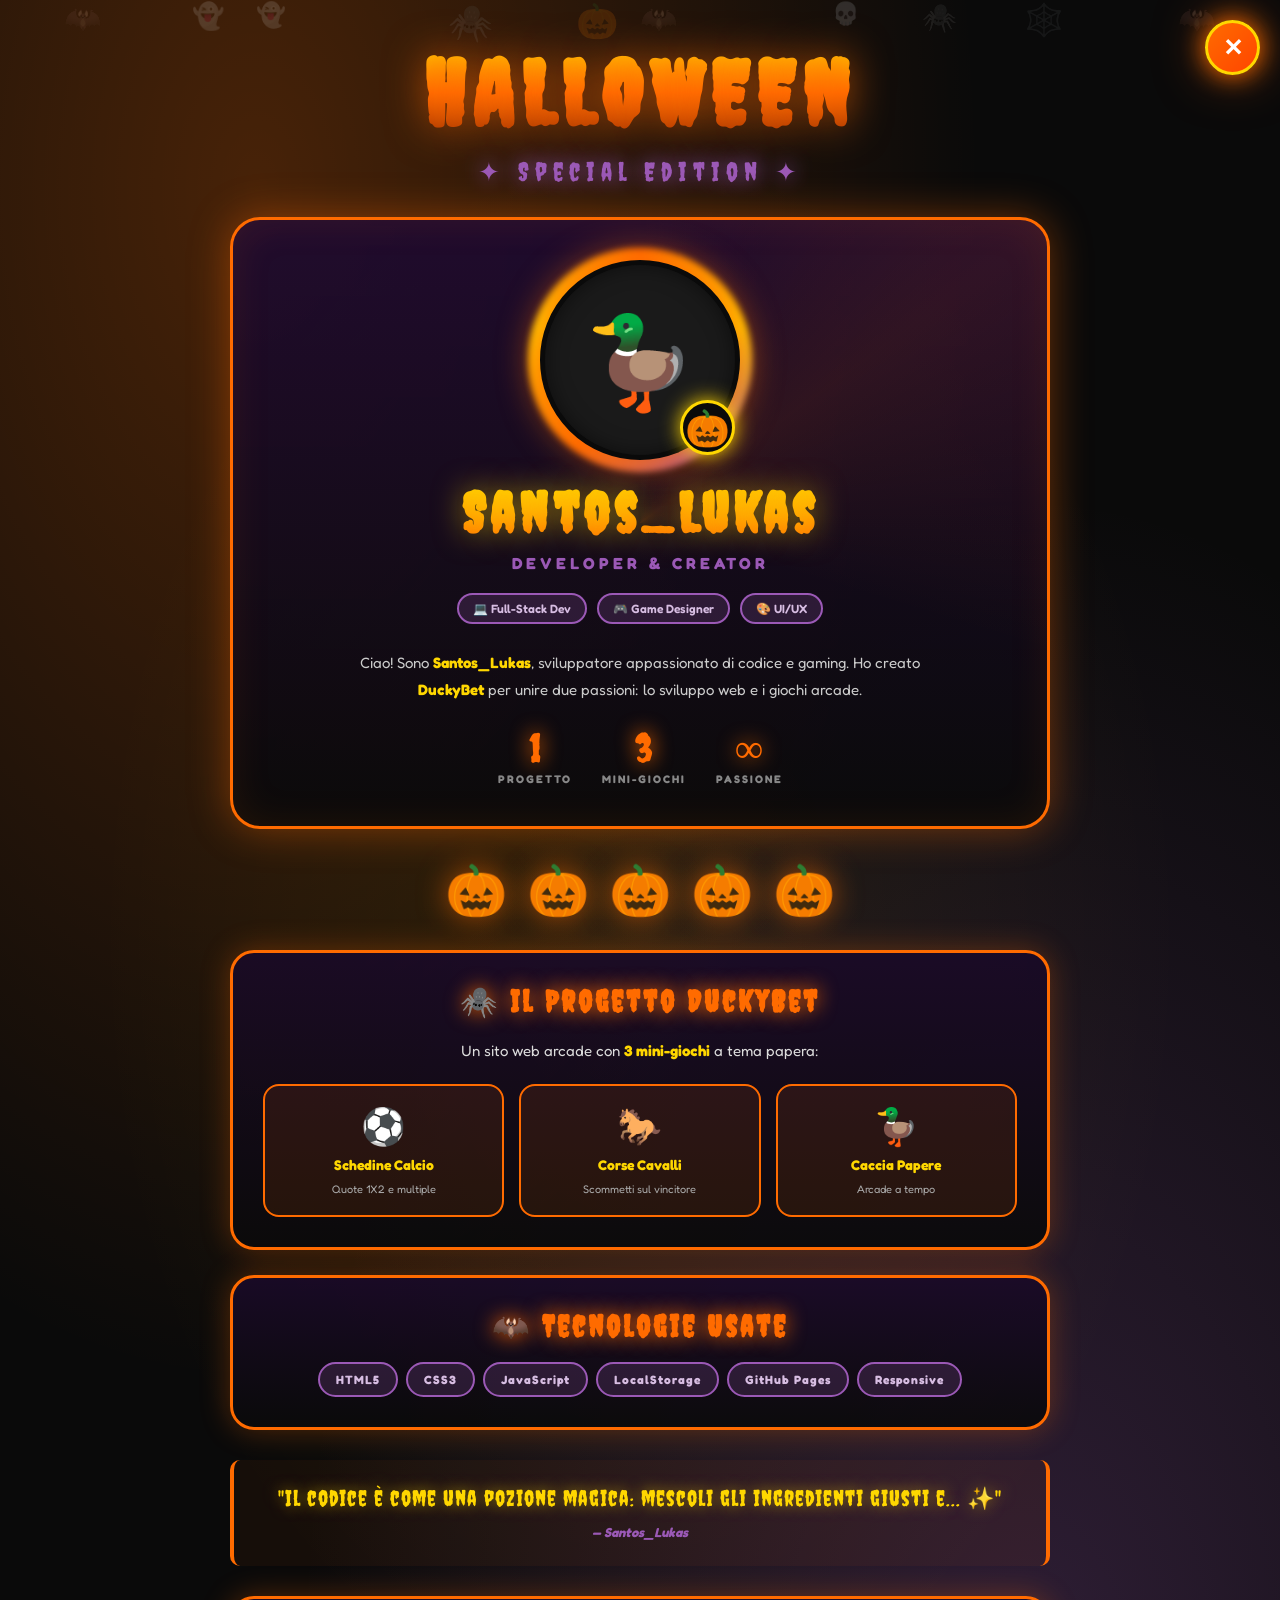
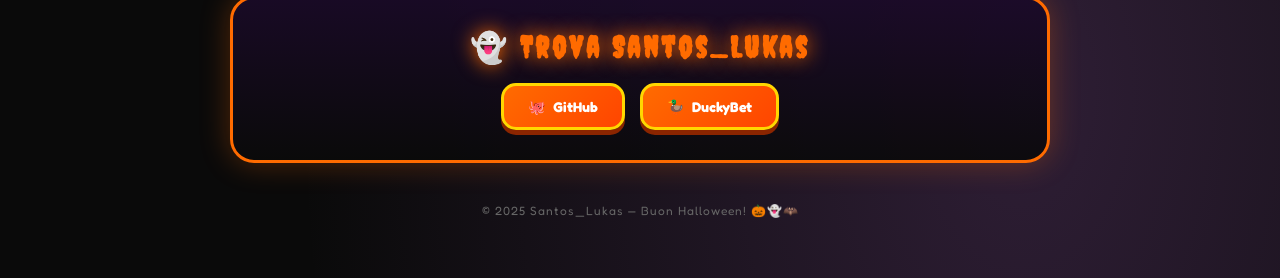
<file: halloween.html>
<!DOCTYPE html>
<html lang="it">
<head>
<meta charset="UTF-8">
<meta name="viewport" content="width=device-width, initial-scale=1.0">
<title>🎃 Santos_Lukas - Halloween Special</title>
<link rel="stylesheet" href="css/style.css">
<link rel="stylesheet" href="css/halloween.css">
</head>
<body class="halloween-body">

<!-- Particelle di sfondo -->
<div class="hw-particles">
  <span>🦇</span><span>👻</span><span>🕷️</span><span>🦇</span><span>💀</span>
  <span>🕸️</span><span>🦇</span><span>👻</span><span>🕷️</span><span>🎃</span>
</div>

<a href="index.html" class="hw-close">✕</a>

<div class="hw-content">

  <!-- HEADER -->
  <div class="hw-header">
    <h1 class="hw-title">HALLOWEEN</h1>
    <p class="hw-sub">✦ Special Edition ✦</p>
  </div>

  <!-- PROFILE CARD -->
  <div class="profile-card">
    <div class="pfp-container">
      <div class="pfp-ring"></div>
      <div class="pfp-inner">
        <img src="https://i.pinimg.com/1200x/d1/22/83/d12283d32b8bba5d47d4cde0fad6390c.jpg" 
             class="pfp-image" 
             alt="Santos_Lukas"
             onerror="this.style.display='none'; this.parentNode.innerHTML='<div class=\'pfp-fallback\'>🦆</div>'">
      </div>
      <span class="pfp-badge">🎃</span>
    </div>

    <h2 class="creator-name">Santos_Lukas</h2>
    <p class="creator-role">Developer & Creator</p>

    <div class="creator-tags">
      <span class="tag">💻 Full-Stack Dev</span>
      <span class="tag">🎮 Game Designer</span>
      <span class="tag">🎨 UI/UX</span>
    </div>

    <p class="creator-bio">
      Ciao! Sono <strong>Santos_Lukas</strong>, sviluppatore appassionato di codice e gaming.
      Ho creato <strong>DuckyBet</strong> per unire due passioni: lo sviluppo web e i giochi arcade.
    </p>

    <div class="creator-stats">
      <div class="cstat">
        <span class="cstat-num">1</span>
        <span class="cstat-lbl">Progetto</span>
      </div>
      <div class="cstat">
        <span class="cstat-num">3</span>
        <span class="cstat-lbl">Mini-giochi</span>
      </div>
      <div class="cstat">
        <span class="cstat-num">∞</span>
        <span class="cstat-lbl">Passione</span>
      </div>
    </div>
  </div>

  <!-- PUMPKIN ROW -->
  <div class="pumpkin-row">
    <span class="pumpkin">🎃</span>
    <span class="pumpkin">🎃</span>
    <span class="pumpkin">🎃</span>
    <span class="pumpkin">🎃</span>
    <span class="pumpkin">🎃</span>
  </div>

  <!-- PROGETTO -->
  <div class="hw-card">
    <h3>🕷️ Il Progetto DuckyBet</h3>
    <p>Un sito web arcade con <strong>3 mini-giochi</strong> a tema papera:</p>
    <div class="features-grid">
      <div class="feature">
        <span class="f-icon">⚽</span>
        <span class="f-name">Schedine Calcio</span>
        <span class="f-desc">Quote 1X2 e multiple</span>
      </div>
      <div class="feature">
        <span class="f-icon">🐎</span>
        <span class="f-name">Corse Cavalli</span>
        <span class="f-desc">Scommetti sul vincitore</span>
      </div>
      <div class="feature">
        <span class="f-icon">🦆</span>
        <span class="f-name">Caccia Papere</span>
        <span class="f-desc">Arcade a tempo</span>
      </div>
    </div>
  </div>

  <!-- TECNOLOGIE -->
  <div class="hw-card">
    <h3>🦇 Tecnologie Usate</h3>
    <div class="tech-list">
      <span class="tech">HTML5</span>
      <span class="tech">CSS3</span>
      <span class="tech">JavaScript</span>
      <span class="tech">LocalStorage</span>
      <span class="tech">GitHub Pages</span>
      <span class="tech">Responsive</span>
    </div>
  </div>

  <!-- CITAZIONE -->
  <div class="hw-quote">
    <p>"Il codice è come una pozione magica: mescoli gli ingredienti giusti e... ✨"</p>
    <span>— Santos_Lukas</span>
  </div>

  <!-- CONTATTI -->
  <div class="hw-card">
    <h3>👻 Trova Santos_Lukas</h3>
    <div class="social-row">
      <a href="https://github.com/apprendiamolucap-cloud" target="_blank" class="social-btn">
        <span>🐙</span> GitHub
      </a>
      <a href="index.html" class="social-btn">
        <span>🦆</span> DuckyBet
      </a>
    </div>
  </div>

  <p class="hw-footer">© 2025 Santos_Lukas — Buon Halloween! 🎃👻🦇</p>
</div>

</body>
</html>
</file>
<file: css/style.css>
@import url('https://fonts.googleapis.com/css2?family=Fredoka:wght@400;600;700&family=Creepster&display=swap');

*{margin:0;padding:0;box-sizing:border-box;font-family:'Fredoka',sans-serif;}

body{
  background:linear-gradient(135deg,#87CEEB 0%,#FFE55C 50%,#FFB347 100%);
  min-height:100vh;color:#333;padding:15px;background-attachment:fixed;
}

.container{max-width:1000px;margin:0 auto;}

header{
  background:#FFF9E6;border:5px solid #FFD93D;border-radius:25px;
  padding:20px;text-align:center;margin-bottom:20px;position:relative;
  box-shadow:0 8px 20px rgba(0,0,0,0.15);
}
header h1{color:#F5A623;font-size:32px;text-shadow:3px 3px 0 #FFD93D;}
header .sub{color:#888;font-size:13px;margin-top:5px;font-weight:600;}

.user-info{
  position:absolute;top:15px;right:20px;display:flex;align-items:center;
  gap:8px;background:#FFD93D;padding:6px 14px;border-radius:30px;
  font-size:12px;font-weight:600;cursor:pointer;transition:all 0.2s;
}
.user-info:hover{background:#F5A623;color:#fff;transform:translateY(-2px);}

.balance-bar{
  display:grid;grid-template-columns:repeat(auto-fit,minmax(140px,1fr));
  gap:12px;margin-bottom:20px;
}
.balance-card{
  background:#FFF9E6;border:4px solid #FFD93D;border-radius:20px;
  padding:12px;text-align:center;box-shadow:0 6px 0 #E8B923;
  transition:transform 0.2s;
}
.balance-card:hover{transform:translateY(-3px);}
.balance-card .icon{font-size:26px;display:block;margin-bottom:4px;}
.balance-card .label{font-size:10px;color:#888;text-transform:uppercase;font-weight:700;letter-spacing:1px;}
.balance-card .value{font-size:20px;color:#F5A623;font-weight:700;margin-top:3px;}

.tabs{display:flex;justify-content:center;gap:10px;margin-bottom:20px;flex-wrap:wrap;}
.tab-btn{
  background:#FFF9E6;color:#F5A623;border:4px solid #FFD93D;border-radius:20px;
  padding:12px 20px;font-size:14px;font-weight:700;cursor:pointer;
  box-shadow:0 5px 0 #E8B923;transition:all 0.15s;font-family:'Fredoka',sans-serif;
  text-decoration:none;display:inline-block;
}
.tab-btn:hover{transform:translateY(-2px);box-shadow:0 7px 0 #E8B923;}
.tab-btn.active{background:#F5A623;color:#fff;border-color:#E8B923;box-shadow:0 5px 0 #B87A0F;}
.tab-btn.hw{background:#1a1a1a;color:#FF6B00;border-color:#FF6B00;box-shadow:0 5px 0 #8B2500;animation:pulseGlow 1.5s infinite;}

@keyframes pulseGlow{
  0%,100%{box-shadow:0 5px 0 #8B2500, 0 0 15px rgba(255,107,0,0.5);}
  50%{box-shadow:0 5px 0 #8B2500, 0 0 30px rgba(255,107,0,0.9);}
}

.section{display:none;}
.section.active{display:block;animation:fadeIn 0.4s;}
@keyframes fadeIn{from{opacity:0;transform:translateY(15px);}to{opacity:1;transform:translateY(0);}}

.panel{
  background:#FFF9E6;border:5px solid #FFD93D;border-radius:25px;
  padding:20px;box-shadow:0 10px 30px rgba(0,0,0,0.15);margin-bottom:20px;
}
.panel h2{color:#F5A623;font-size:22px;margin-bottom:8px;}
.panel .desc{color:#888;font-size:13px;margin-bottom:15px;font-weight:600;}

.btn{
  background:#F5A623;color:#fff;border:none;border-radius:15px;
  padding:12px 22px;font-size:15px;font-weight:700;cursor:pointer;
  box-shadow:0 5px 0 #B87A0F;margin:4px;transition:all 0.15s;
  font-family:'Fredoka',sans-serif;
}
.btn:hover:not(:disabled){transform:translateY(-2px);box-shadow:0 7px 0 #B87A0F;}
.btn:active:not(:disabled){transform:translateY(3px);box-shadow:0 2px 0 #B87A0F;}
.btn:disabled{opacity:0.5;cursor:not-allowed;}
.btn.green{background:#4CAF50;box-shadow:0 5px 0 #2E7D32;}
.btn.green:hover:not(:disabled){box-shadow:0 7px 0 #2E7D32;}

.bet-input{
  background:#fff;color:#F5A623;border:4px solid #FFD93D;border-radius:15px;
  padding:10px;font-size:16px;font-weight:700;width:120px;text-align:center;
  font-family:'Fredoka',sans-serif;
}
.bet-input:focus{outline:none;border-color:#F5A623;}

.message{
  font-size:16px;margin:15px 0;color:#F5A623;font-weight:700;
  text-align:center;padding:12px;border-radius:15px;transition:all 0.3s;
}
.message.win{color:#2E7D32;background:#C8E6C9;animation:pop 0.5s;}
.message.lose{color:#C0392B;background:#FFCDD2;}
.message.info{color:#2E5F9E;background:#BBDEFB;}

@keyframes pop{
  0%{transform:scale(0.8);}
  50%{transform:scale(1.05);}
  100%{transform:scale(1);}
}

.game-header{
  display:flex;align-items:center;gap:15px;
  padding:20px;border-radius:20px;margin-bottom:20px;
  border:4px solid;box-shadow:0 8px 20px rgba(0,0,0,0.15);
}
.game-header .gh-icon{font-size:50px;line-height:1;}
.game-header .gh-text h2{font-size:22px;margin-bottom:4px;color:#fff;}
.game-header .gh-text p{font-size:13px;color:rgba(255,255,255,0.9);}

.calcio-header{background:linear-gradient(135deg,#4CAF50,#2E7D32);border-color:#8BC34A;}
.cavalli-header{background:linear-gradient(135deg,#8D6E63,#5D4037);border-color:#A1887F;}
.papere-header{background:linear-gradient(135deg,#4FC3F7,#0288D1);border-color:#81D4FA;}
.lb-header{background:linear-gradient(135deg,#FFD700,#F5A623);border-color:#FFF59D;}
.profilo-header{background:linear-gradient(135deg,#9B59B6,#6C3483);border-color:#BB8FCE;}
.codici-header{background:linear-gradient(135deg,#E74C3C,#A93226);border-color:#F1948A;}
.halloween-header{background:linear-gradient(135deg,#FF6B00,#8B2500);border-color:#FFD700;}

.halloween-panel{
  background:linear-gradient(180deg,#1a0a1f,#0a0a0a) !important;
  border-color:#FF6B00 !important;
}

.filter-btn{
  background:#fff;color:#F5A623;border:3px solid #FFD93D;
  border-radius:15px;padding:8px 14px;font-size:12px;font-weight:700;
  cursor:pointer;font-family:'Fredoka',sans-serif;transition:all 0.15s;
}
.filter-btn:hover{background:#FFD93D;color:#fff;}
.filter-btn.active{background:#F5A623;color:#fff;border-color:#B87A0F;}

.profile-view{
  background:linear-gradient(135deg,#9B59B6,#6C3483);
  border-radius:20px;padding:30px 20px;
  text-align:center;color:#fff;margin-bottom:20px;
  box-shadow:0 10px 30px rgba(155,89,182,0.3);
}
.profile-avatar{
  width:100px;height:100px;border-radius:50%;
  background:#F5A623;color:#fff;
  display:flex;align-items:center;justify-content:center;
  font-size:44px;font-weight:700;margin:0 auto 15px;
  border:5px solid #FFD700;
  box-shadow:0 0 30px rgba(255,215,0,0.5);
}
.profile-name{font-size:26px;font-weight:700;margin-bottom:5px;}
.profile-email{font-size:13px;opacity:0.8;margin-bottom:15px;}
.profile-rank{
  display:inline-block;background:rgba(255,255,255,0.2);
  padding:6px 16px;border-radius:20px;
  font-size:12px;font-weight:700;letter-spacing:1px;
}
.profile-stats{
  display:grid;grid-template-columns:repeat(auto-fit,minmax(120px,1fr));
  gap:10px;margin:20px 0;
}
.pstat{
  background:#fff;border:3px solid #FFD93D;border-radius:15px;
  padding:12px;text-align:center;
}
.pstat-val{font-size:20px;font-weight:700;color:#F5A623;}
.pstat-lbl{font-size:10px;color:#888;text-transform:uppercase;margin-top:4px;font-weight:700;}

.codice-badge{
  display:flex;align-items:center;gap:10px;
  background:#fff;border:3px solid #FFD93D;border-radius:15px;
  padding:12px;margin-bottom:8px;
}
.codice-badge .cb-icon{font-size:24px;}
.codice-badge .cb-code{font-weight:700;color:#F5A623;flex:1;font-size:13px;text-transform:uppercase;}
.codice-badge .cb-date{font-size:11px;color:#888;}
.codice-badge.used{opacity:0.8;border-color:#4CAF50;background:#E8F5E9;}

.leaderboard-row{
  background:#fff;border:3px solid #FFD93D;border-radius:15px;
  padding:12px 15px;display:flex;align-items:center;gap:12px;
  margin-bottom:8px;transition:all 0.2s;
}
.leaderboard-row:hover{transform:translateX(5px);border-color:#F5A623;}
.leaderboard-row.top1{border-color:#FFD700;background:linear-gradient(90deg,#FFF9E6,#FFE9B0);box-shadow:0 4px 0 #E8B923;}
.leaderboard-row.top2{border-color:#C0C0C0;background:linear-gradient(90deg,#FFF9E6,#F5F5F5);}
.leaderboard-row.top3{border-color:#CD7F32;background:linear-gradient(90deg,#FFF9E6,#FFE4CC);}
.lb-medal{font-size:22px;min-width:30px;text-align:center;}
.lb-info{flex:1;}
.lb-player{font-weight:700;color:#333;font-size:14px;}
.lb-meta{font-size:11px;color:#888;margin-top:2px;}
.lb-points{text-align:right;}
.lb-pts{font-weight:700;color:#F5A623;font-size:16px;}
.lb-money{font-size:11px;color:#4CAF50;font-weight:700;}
</file>
<file: css/halloween.css>
.halloween-body{
  background:#0a0a0a !important;
  background-image:
    radial-gradient(ellipse at 20% 10%, rgba(255,107,0,0.25), transparent 50%),
    radial-gradient(ellipse at 80% 90%, rgba(155,89,182,0.25), transparent 50%),
    radial-gradient(ellipse at 50% 50%, rgba(255,215,0,0.08), transparent 60%) !important;
  min-height:100vh;
  padding:40px 20px !important;
  overflow-x:hidden;
  position:relative;
}

.hw-particles{position:fixed;inset:0;pointer-events:none;z-index:1;overflow:hidden;}
.hw-particles span{
  position:absolute;font-size:30px;opacity:0.15;
  animation:floatParticle 15s infinite linear;
}
.hw-particles span:nth-child(1){left:5%;  animation-delay:0s;}
.hw-particles span:nth-child(2){left:20%; animation-delay:-2s;  font-size:24px;}
.hw-particles span:nth-child(3){left:35%; animation-delay:-4s;  font-size:36px;}
.hw-particles span:nth-child(4){left:50%; animation-delay:-6s;}
.hw-particles span:nth-child(5){left:65%; animation-delay:-8s;  font-size:22px;}
.hw-particles span:nth-child(6){left:80%; animation-delay:-10s; font-size:32px;}
.hw-particles span:nth-child(7){left:92%; animation-delay:-12s;}
.hw-particles span:nth-child(8){left:15%; animation-delay:-14s; font-size:26px;}
.hw-particles span:nth-child(9){left:72%; animation-delay:-3s;  font-size:28px;}
.hw-particles span:nth-child(10){left:45%; animation-delay:-7s; font-size:34px;}

@keyframes floatParticle{
  0%{transform:translateY(110vh) rotate(0deg);opacity:0;}
  10%{opacity:0.2;}
  90%{opacity:0.2;}
  100%{transform:translateY(-10vh) rotate(360deg);opacity:0;}
}

.hw-close{
  position:fixed;top:20px;right:20px;z-index:600;
  background:linear-gradient(135deg,#FF6B00,#FF4500);
  color:#fff;border:3px solid #FFD700;
  border-radius:50%;width:55px;height:55px;
  font-size:24px;font-weight:700;cursor:pointer;
  box-shadow:0 0 25px #FF6B00, 0 0 50px rgba(255,107,0,0.5);
  display:flex;align-items:center;justify-content:center;
  text-decoration:none;transition:all 0.3s;
}
.hw-close:hover{
  background:linear-gradient(135deg,#FFD700,#FFA500);
  transform:rotate(90deg) scale(1.1);
  box-shadow:0 0 40px #FFD700;
}

.hw-content{
  max-width:820px;margin:0 auto;
  position:relative;z-index:2;text-align:center;
}

.hw-header{margin-bottom:30px;}

.hw-title{
  font-family:'Creepster',cursive;font-size:90px;
  background:linear-gradient(180deg,#FFD700 0%,#FF6B00 50%,#8B2500 100%);
  -webkit-background-clip:text;background-clip:text;
  -webkit-text-fill-color:transparent;
  text-shadow:0 0 40px rgba(255,107,0,0.6);
  letter-spacing:8px;margin-bottom:10px;
  animation:flickerText 4s infinite;
}
@keyframes flickerText{
  0%,100%{opacity:1;}
  92%{opacity:1;}
  93%{opacity:0.4;}
  94%{opacity:1;}
  96%{opacity:0.6;}
  97%{opacity:1;}
}
.hw-sub{
  font-family:'Creepster',cursive;font-size:26px;color:#9B59B6;
  letter-spacing:6px;text-shadow:0 0 20px #9B59B6;
}

.profile-card{
  background:linear-gradient(180deg,rgba(30,10,50,0.9),rgba(10,10,10,0.95));
  border:3px solid #FF6B00;border-radius:30px;
  padding:40px 30px;margin:30px 0;
  box-shadow:0 0 40px rgba(255,107,0,0.4), inset 0 0 40px rgba(255,107,0,0.1);
  position:relative;overflow:hidden;
}
.profile-card::before{
  content:'';position:absolute;
  top:-50%;left:-50%;width:200%;height:200%;
  background:conic-gradient(from 0deg, transparent, rgba(255,107,0,0.1), transparent 30%);
  animation:rotateGlow 8s linear infinite;pointer-events:none;
}
@keyframes rotateGlow{to{transform:rotate(360deg);}}

.pfp-container{
  margin:0 auto 20px;position:relative;
  width:200px;height:200px;
  display:flex;align-items:center;justify-content:center;
}
.pfp-ring{
  position:absolute;inset:-12px;border-radius:50%;
  background:conic-gradient(#FF6B00,#FFD700,#9B59B6,#FF6B00,#FFD700,#FF6B00);
  animation:spin 4s linear infinite;filter:blur(3px);
}
@keyframes spin{to{transform:rotate(360deg);}}
.pfp-inner{
  width:200px;height:200px;border-radius:50%;
  border:5px solid #0a0a0a;overflow:hidden;
  position:relative;z-index:2;
  box-shadow:0 0 40px #FF6B00, inset 0 0 20px rgba(0,0,0,0.5);
  background:#1a1a1a;
  display:flex;align-items:center;justify-content:center;
}
.pfp-image{width:100%;height:100%;object-fit:cover;}
.pfp-fallback{
  font-size:90px;display:flex;align-items:center;justify-content:center;
  width:100%;height:100%;
}
.pfp-badge{
  position:absolute;bottom:5px;right:5px;font-size:36px;
  background:#0a0a0a;border:3px solid #FFD700;border-radius:50%;
  width:55px;height:55px;
  display:flex;align-items:center;justify-content:center;
  z-index:3;animation:pumpkinBounce 2s ease-in-out infinite;
  box-shadow:0 0 20px #FFD700;
}

.creator-name{
  font-family:'Creepster',cursive;font-size:56px;
  background:linear-gradient(180deg,#FFD700,#FF6B00);
  -webkit-background-clip:text;background-clip:text;
  -webkit-text-fill-color:transparent;
  text-shadow:0 0 30px rgba(255,215,0,0.5);
  letter-spacing:5px;margin:20px 0 8px;
}
.creator-role{
  font-size:16px;color:#9B59B6;font-weight:700;
  letter-spacing:4px;text-transform:uppercase;margin-bottom:20px;
}

.creator-tags{
  display:flex;justify-content:center;gap:10px;
  flex-wrap:wrap;margin-bottom:25px;
}
.tag{
  background:rgba(155,89,182,0.2);border:2px solid #9B59B6;
  color:#D7BDE2;padding:6px 14px;border-radius:20px;
  font-size:12px;font-weight:600;
}

.creator-bio{
  font-size:15px;color:#ccc;line-height:1.8;
  max-width:600px;margin:0 auto 25px;
}
.creator-bio strong{color:#FFD700;}

.creator-stats{
  display:flex;justify-content:center;gap:30px;flex-wrap:wrap;
}
.cstat{display:flex;flex-direction:column;align-items:center;gap:4px;}
.cstat-num{
  font-family:'Creepster',cursive;font-size:40px;color:#FF6B00;
  text-shadow:0 0 20px #FF6B00;line-height:1;
}
.cstat-lbl{
  font-size:11px;color:#888;text-transform:uppercase;
  letter-spacing:2px;font-weight:700;
}

.pumpkin-row{
  display:flex;justify-content:center;gap:20px;
  margin:30px 0;flex-wrap:wrap;
}
.pumpkin{
  font-size:50px;animation:pumpkinBounce 2s ease-in-out infinite;
  display:inline-block;filter:drop-shadow(0 0 15px rgba(255,107,0,0.6));
}
.pumpkin:nth-child(2){animation-delay:0.3s;}
.pumpkin:nth-child(3){animation-delay:0.6s;}
.pumpkin:nth-child(4){animation-delay:0.9s;}
.pumpkin:nth-child(5){animation-delay:1.2s;}
@keyframes pumpkinBounce{
  0%,100%{transform:translateY(0) rotate(-8deg);}
  50%{transform:translateY(-18px) rotate(8deg);}
}

.hw-card{
  background:linear-gradient(180deg,rgba(26,10,40,0.9),rgba(10,10,10,0.9));
  border:3px solid #FF6B00;border-radius:24px;
  padding:30px;margin:25px 0;
  box-shadow:0 0 30px rgba(255,107,0,0.3);
  text-align:left;position:relative;overflow:hidden;
}
.hw-card::after{
  content:'';position:absolute;
  top:0;left:-100%;width:100%;height:100%;
  background:linear-gradient(90deg, transparent, rgba(255,215,0,0.1), transparent);
  animation:shimmer 5s infinite;
}
@keyframes shimmer{to{left:100%;}}
.hw-card h3{
  font-family:'Creepster',cursive;font-size:30px;color:#FF6B00;
  text-shadow:0 0 20px #FF6B00;letter-spacing:3px;
  margin-bottom:18px;text-align:center;
}
.hw-card p{
  font-size:15px;color:#ddd;line-height:1.8;
  margin-bottom:10px;text-align:center;
}
.hw-card strong{color:#FFD700;}

.features-grid{
  display:grid;grid-template-columns:repeat(auto-fit,minmax(160px,1fr));
  gap:15px;margin-top:20px;
}
.feature{
  background:rgba(255,107,0,0.1);border:2px solid #FF6B00;
  border-radius:16px;padding:18px;text-align:center;transition:all 0.3s;
}
.feature:hover{
  transform:translateY(-5px);
  box-shadow:0 10px 25px rgba(255,107,0,0.4);
  background:rgba(255,107,0,0.2);
}
.f-icon{font-size:36px;display:block;margin-bottom:8px;}
.f-name{color:#FFD700;font-weight:700;font-size:14px;display:block;margin-bottom:4px;}
.f-desc{color:#aaa;font-size:11px;}

.tech-list{
  display:flex;justify-content:center;gap:8px;
  flex-wrap:wrap;margin-top:15px;
}
.tech{
  background:rgba(155,89,182,0.2);border:2px solid #9B59B6;
  color:#D7BDE2;padding:8px 16px;border-radius:20px;
  font-size:12px;font-weight:700;letter-spacing:1px;
}

.hw-quote{
  margin:30px 0;padding:25px;
  border-left:4px solid #FF6B00;border-right:4px solid #FF6B00;
  background:rgba(255,107,0,0.05);border-radius:10px;
}
.hw-quote p{
  font-family:'Creepster',cursive;font-size:22px;color:#FFD700;
  letter-spacing:1px;margin-bottom:10px;
  text-shadow:0 0 15px rgba(255,215,0,0.5);
}
.hw-quote span{color:#9B59B6;font-size:13px;font-style:italic;font-weight:700;}

.social-row{display:flex;justify-content:center;gap:15px;flex-wrap:wrap;margin-top:15px;}
.social-btn{
  background:linear-gradient(135deg,#FF6B00,#FF4500);
  color:#fff;border:3px solid #FFD700;border-radius:15px;
  padding:12px 24px;text-decoration:none;font-weight:700;font-size:14px;
  display:flex;align-items:center;gap:8px;transition:all 0.3s;
  box-shadow:0 5px 0 #8B2500;
}
.social-btn:hover{
  transform:translateY(-3px);
  box-shadow:0 8px 0 #8B2500, 0 0 30px rgba(255,107,0,0.6);
  background:linear-gradient(135deg,#FFD700,#FF6B00);
}

.hw-footer{color:#666;font-size:12px;margin:40px 0 20px;letter-spacing:1px;}

@media (max-width:600px){
  .halloween-body{padding:25px 15px !important;}
  .hw-title{font-size:52px;letter-spacing:5px;}
  .hw-sub{font-size:18px;letter-spacing:3px;}
  .creator-name{font-size:36px;letter-spacing:3px;}
  .creator-role{font-size:12px;letter-spacing:2px;}
  .pfp-container,.pfp-inner{width:150px;height:150px;}
  .pfp-fallback{font-size:70px;}
  .pfp-badge{width:45px;height:45px;font-size:28px;}
  .profile-card{padding:25px 18px;}
  .hw-card{padding:20px 18px;}
  .hw-card h3{font-size:22px;}
  .hw-card p{font-size:13px;}
  .creator-bio{font-size:13px;}
  .cstat-num{font-size:30px;}
  .pumpkin{font-size:38px;}
  .hw-quote p{font-size:17px;}
  .hw-close{width:45px;height:45px;font-size:20px;top:10px;right:10px;}
}
</file>
